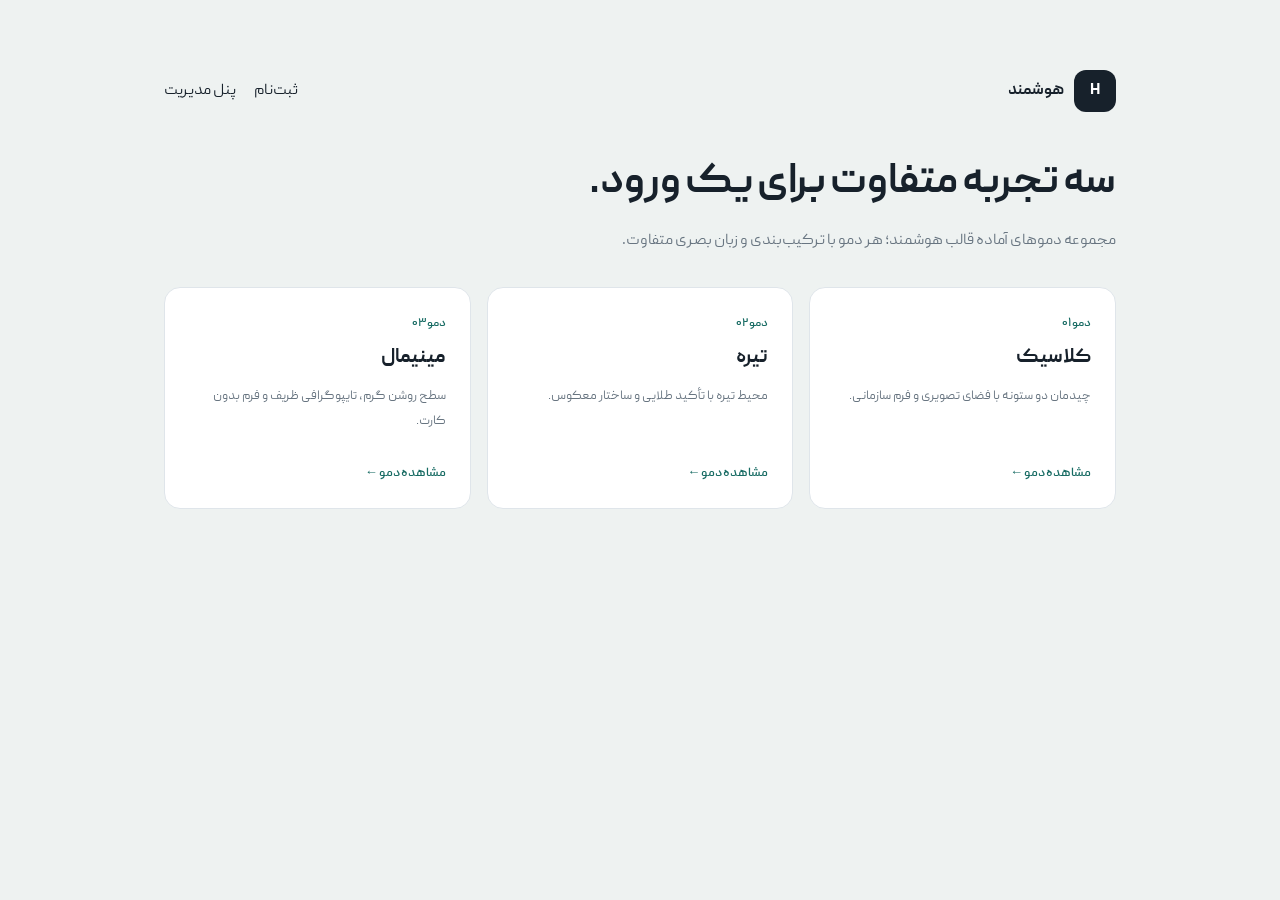
<file: index.html>
<!doctype html><html lang="fa" dir="rtl"><head><meta charset="utf-8"><meta name="viewport" content="width=device-width,initial-scale=1"><title>هوشمند | مجموعه دموهای ورود</title><link rel="stylesheet" href="assets/hooshmand.css"><style>body{background:#eef2f1}.showcase{max-width:1000px;margin:auto;padding:70px 24px}.showcase header{display:flex;align-items:center;justify-content:space-between;margin-bottom:42px}.logo{display:flex;align-items:center;gap:10px;font-weight:700}.logo b{width:42px;height:42px;border-radius:12px;background:#17212b;color:#fff;display:grid;place-items:center}.intro h1{font-size:42px;margin:0 0 12px}.intro p{color:#687581;line-height:2;margin:0}.cards{display:grid;grid-template-columns:repeat(3,1fr);gap:16px;margin-top:30px}.demo-card{background:#fff;border:1px solid #dfe5ea;border-radius:16px;padding:24px}.demo-card .num{font-size:12px;color:#176b63;font-weight:600}.demo-card h2{font-size:20px;margin:10px 0}.demo-card p{color:#687581;font-size:13px;line-height:1.9;min-height:52px}.demo-card a{display:inline-block;margin-top:14px;color:#176b63;font-weight:600;font-size:13px}@media(max-width:750px){.cards{grid-template-columns:1fr}.intro h1{font-size:32px}.showcase{padding-top:40px}.showcase header{align-items:flex-start}}</style></head><body><main class="showcase"><header><div class="logo"><b>H</b><span>هوشمند</span></div><div style="display:flex;gap:18px;align-items:center"><a href="register.html">ثبت‌نام</a><a href="admin/index.html">پنل مدیریت</a></div></header><section class="intro"><h1>سه تجربه متفاوت برای یک ورود.</h1><p>مجموعه دموهای آماده قالب هوشمند؛ هر دمو با ترکیب‌بندی و زبان بصری متفاوت.</p></section><section class="cards"><article class="demo-card"><span class="num">دمو ۰۱</span><h2>کلاسیک</h2><p>چیدمان دو ستونه با فضای تصویری و فرم سازمانی.</p><a href="login.html">مشاهده دمو ←</a></article><article class="demo-card"><span class="num">دمو ۰۲</span><h2>تیره</h2><p>محیط تیره با تأکید طلایی و ساختار معکوس.</p><a href="login-dark.html">مشاهده دمو ←</a></article><article class="demo-card"><span class="num">دمو ۰۳</span><h2>مینیمال</h2><p>سطح روشن گرم، تایپوگرافی ظریف و فرم بدون کارت.</p><a href="login-minimal.html">مشاهده دمو ←</a></article></section></main></body></html>
</file>
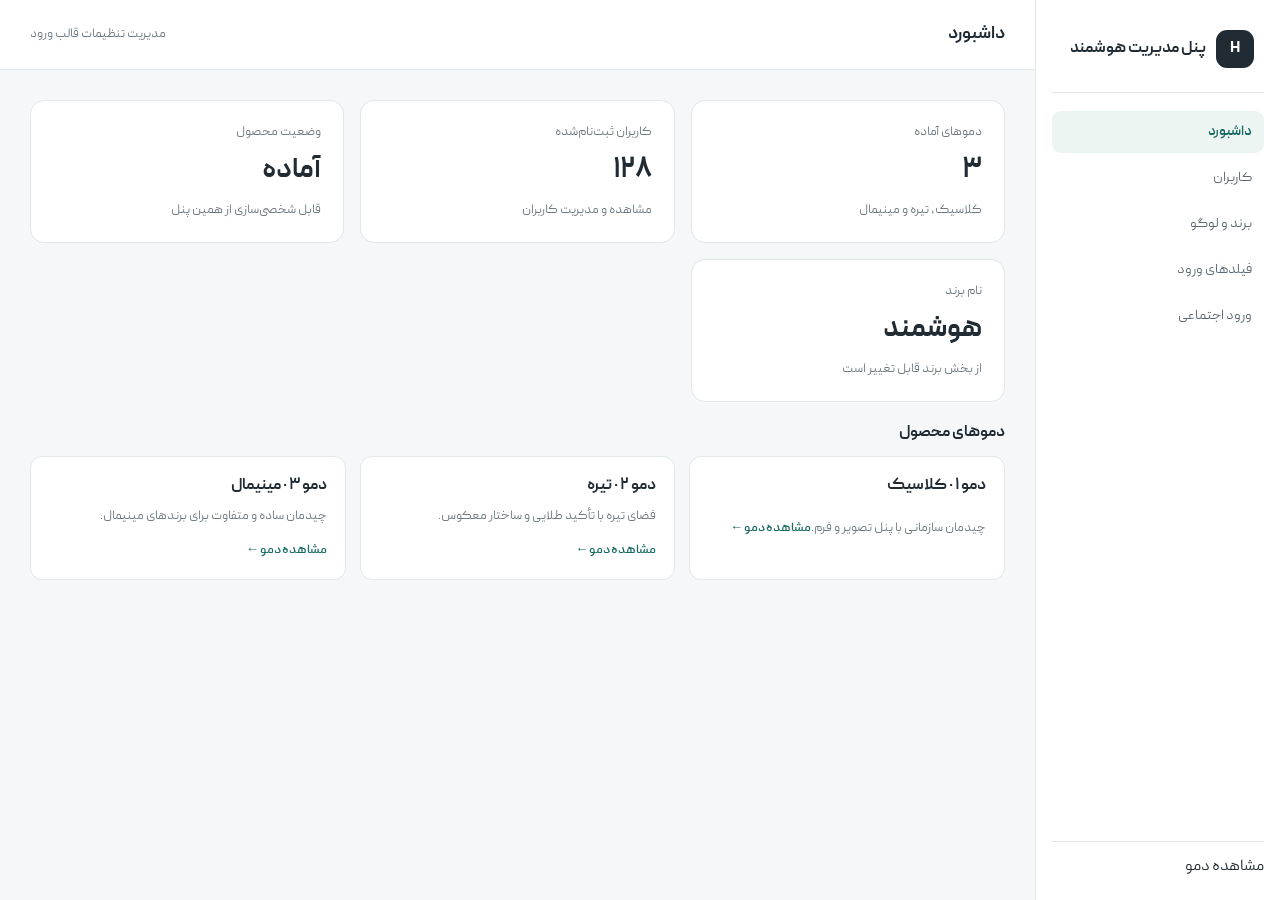
<file: admin/index.html>
<!doctype html><html lang="fa" dir="rtl"><head><meta charset="utf-8"><meta name="viewport" content="width=device-width,initial-scale=1"><title>داشبورد | هوشمند</title><link rel="stylesheet" href="../assets/hooshmand.css"><link rel="stylesheet" href="admin.css"></head><body><div class="layout"><aside class="side"><div class="brand-admin"><b>H</b><span>پنل مدیریت هوشمند</span></div><nav class="nav"><a class="active" href="index.html">داشبورد</a><a href="users.html">کاربران</a><a href="brand.html">برند و لوگو</a><a href="fields.html">فیلدهای ورود</a><a href="social.html">ورود اجتماعی</a></nav><div class="side-bottom"><a class="nav" href="../login.html">مشاهده دمو</a></div></aside><section class="main"><header class="top"><h1>داشبورد</h1><small>مدیریت تنظیمات قالب ورود</small></header><main class="content"><div class="grid"><div class="card"><div class="muted">دموهای آماده</div><div class="metric">۳</div><div class="muted">کلاسیک، تیره و مینیمال</div></div><div class="card"><div class="muted">کاربران ثبت‌نام‌شده</div><div class="metric">۱۲۸</div><div class="muted">مشاهده و مدیریت کاربران</div></div><div class="card"><div class="muted">وضعیت محصول</div><div class="metric">آماده</div><div class="muted">قابل شخصی‌سازی از همین پنل</div></div><div class="card"><div class="muted">نام برند</div><div class="metric" id="brandMetric">هوشمند</div><div class="muted">از بخش برند قابل تغییر است</div></div></div><div class="section"><h2>دموهای محصول</h2><div class="demo-grid"><div class="demo"><strong>دمو ۱ · کلاسیک</strong><span class="muted">چیدمان سازمانی با پنل تصویر و فرم.</span><a href="../login.html">مشاهده دمو ←</a></div><div class="demo"><strong>دمو ۲ · تیره</strong><span class="muted">فضای تیره با تأکید طلایی و ساختار معکوس.</span><a href="../login-dark.html">مشاهده دمو ←</a></div><div class="demo"><strong>دمو ۳ · مینیمال</strong><span class="muted">چیدمان ساده و متفاوت برای برندهای مینیمال.</span><a href="../login-minimal.html">مشاهده دمو ←</a></div></div></div></main></section></div><script>const s=JSON.parse(localStorage.getItem('hooshmand_settings')||'{}');document.getElementById('brandMetric').textContent=s.brandName||'هوشمند';</script></body></html>
</file>
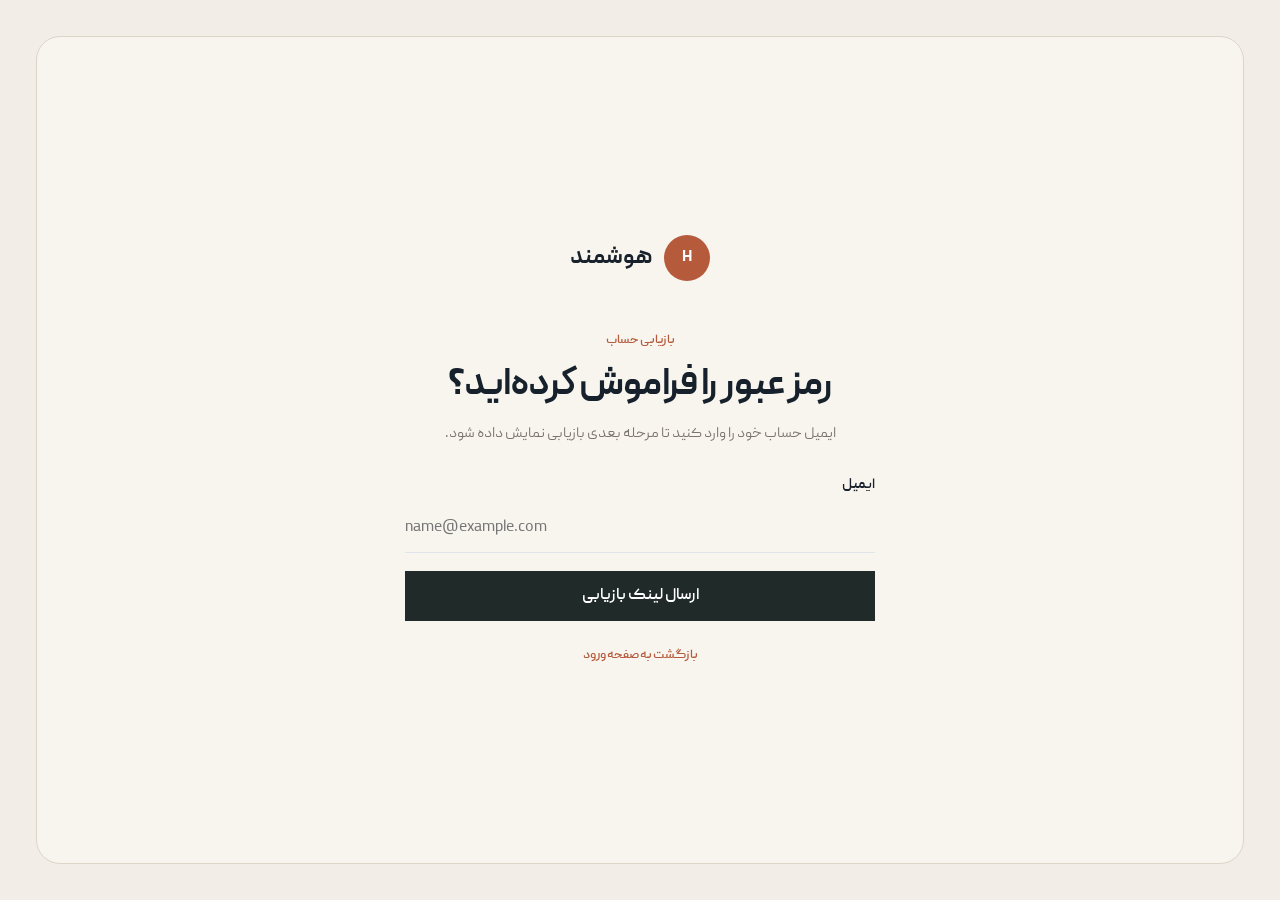
<file: forgot-password.html>
<!doctype html>
<html lang="fa" dir="rtl"><head><meta charset="utf-8"><meta name="viewport" content="width=device-width,initial-scale=1"><title>بازیابی رمز | هوشمند</title><link rel="stylesheet" href="assets/hooshmand.css"></head>
<body class="minimal-demo"><main class="auth-shell"><section class="auth-panel"><div class="auth-card">
<div class="brand"><div class="brand-badge">H</div><span class="brand-name">هوشمند</span></div>
<div class="eyebrow">بازیابی حساب</div><h2>رمز عبور را فراموش کرده‌اید؟</h2><p class="sub">ایمیل حساب خود را وارد کنید تا مرحله بعدی بازیابی نمایش داده شود.</p>
<form data-auth-form><div class="field"><div class="field-head"><label for="forgot-email">ایمیل</label></div><input id="forgot-email" class="control" type="email" dir="ltr" autocomplete="email" placeholder="name@example.com"></div>
<button class="primary" type="submit">ارسال لینک بازیابی</button><p class="hidden" data-form-note style="font-size:12px;color:#7c756d;line-height:1.9;margin:12px 0 0"></p></form>
<div class="foot-link"><a href="login.html">بازگشت به صفحه ورود</a></div>
</div></section></main><script src="assets/auth.js"></script></body></html>
</file>
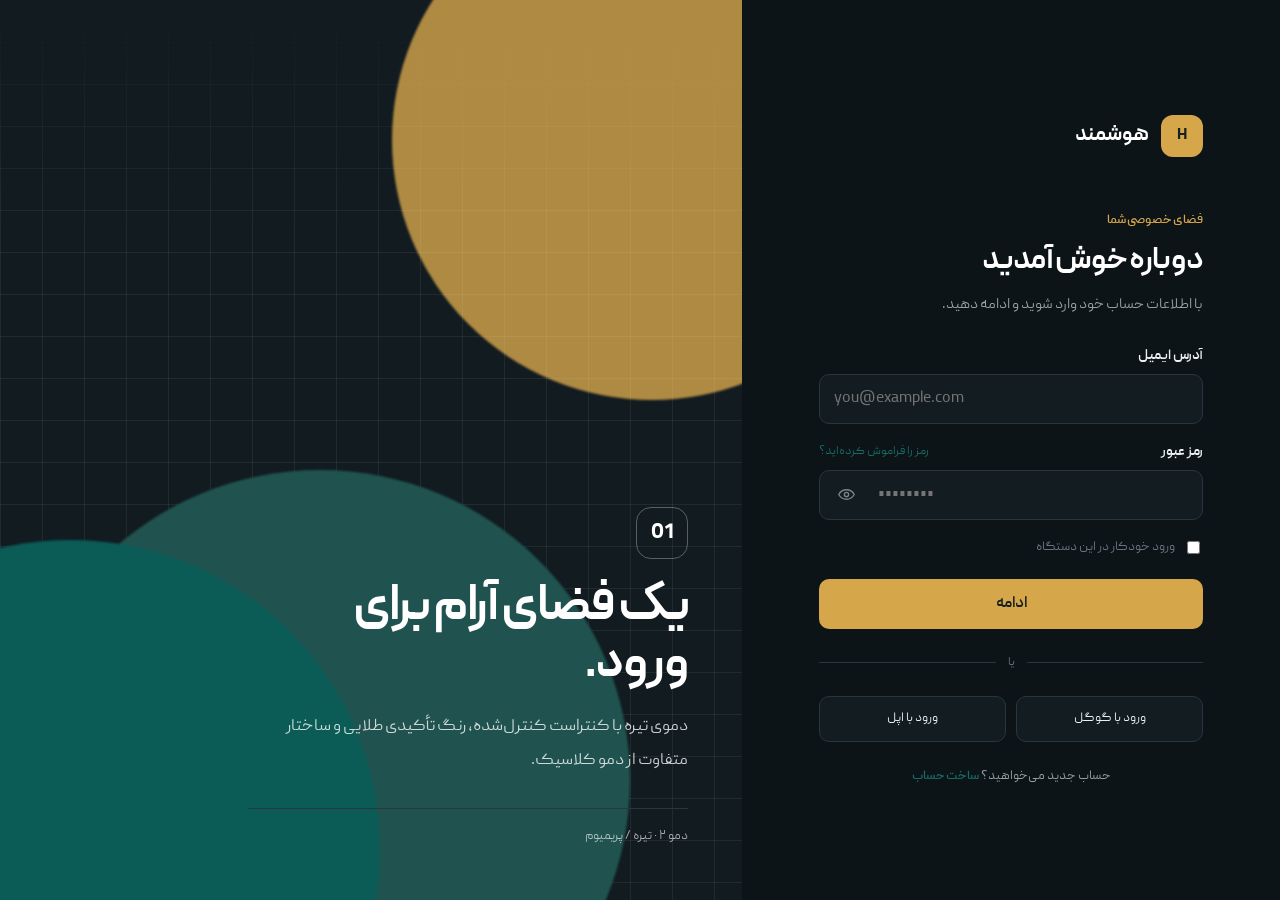
<file: login-dark.html>
<!doctype html><html lang="fa" dir="rtl"><head><meta charset="utf-8"><meta name="viewport" content="width=device-width,initial-scale=1"><title>ورود | هوشمند — دمو تیره</title><link rel="stylesheet" href="assets/hooshmand.css"></head><body class="dark-demo"><main class="auth-shell"><section class="auth-panel"><div class="auth-card"><div class="brand"><div class="brand-badge">H</div><span class="brand-name" data-brand>هوشمند</span></div><div class="eyebrow">فضای خصوصی شما</div><h2>دوباره خوش آمدید</h2><p class="sub">با اطلاعات حساب خود وارد شوید و ادامه دهید.</p><form data-auth-form><div class="field"><div class="field-head"><label for="dark-email">آدرس ایمیل</label></div><input id="dark-email" class="control" type="email" dir="ltr" placeholder="you@example.com"></div><div class="field"><div class="field-head"><label for="dark-password">رمز عبور</label><a href="forgot-password.html">رمز را فراموش کرده‌اید؟</a></div><div class="password-wrap"><input id="dark-password" class="control" type="password" dir="ltr" placeholder="••••••••"><button class="toggle-pass" type="button" data-toggle-password="dark-password" aria-label="نمایش رمز عبور" aria-pressed="false"><svg viewBox="0 0 24 24" aria-hidden="true"><path d="M2.2 12s3.4-6 9.8-6 9.8 6 9.8 6-3.4 6-9.8 6-9.8-6-9.8-6Z"/><circle cx="12" cy="12" r="2.7"/></svg></button></div></div><div class="check-row"><label class="check"><input type="checkbox"> ورود خودکار در این دستگاه</label></div><button class="primary" type="submit">ادامه</button><p class="hidden" data-form-note style="font-size:12px;color:#93a19f;line-height:1.9;margin:12px 0 0"></p></form><div class="divider">یا</div><div class="socials"><button class="social" data-social-demo type="button">ورود با گوگل</button><button class="social" data-social-demo type="button">ورود با اپل</button></div><div class="foot-link">حساب جدید می‌خواهید؟ <a href="register.html">ساخت حساب</a></div></div></section><section class="auth-art"><div class="art-grid"></div><div class="art-copy"><div class="art-mark">01</div><h1>یک فضای آرام برای ورود.</h1><p>دموی تیره با کنتراست کنترل‌شده، رنگ تأکیدی طلایی و ساختار متفاوت از دمو کلاسیک.</p><div class="art-note">دمو ۲ · تیره / پریمیوم</div></div></section></main><script src="assets/auth.js"></script></body></html>
</file>
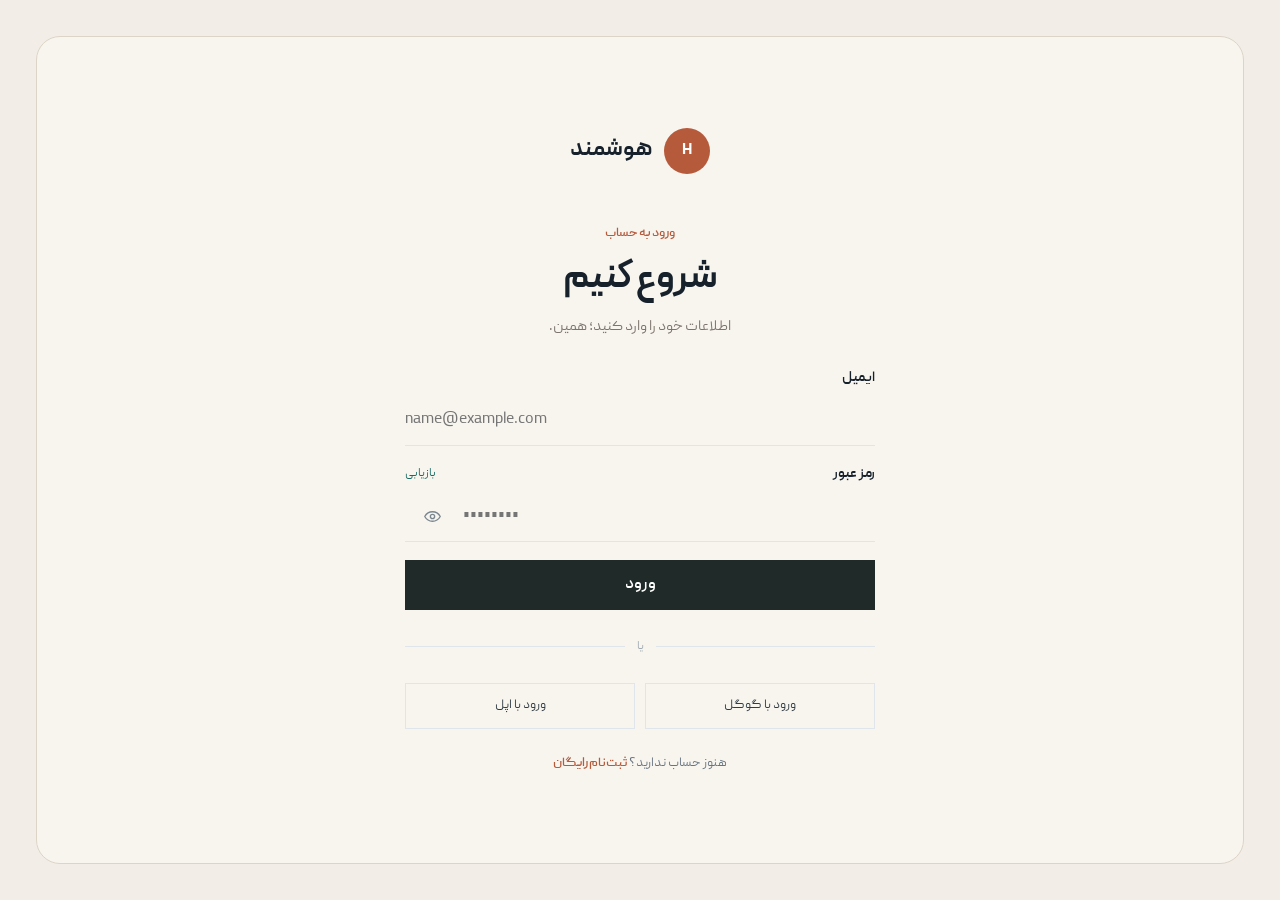
<file: login-minimal.html>
<!doctype html><html lang="fa" dir="rtl"><head><meta charset="utf-8"><meta name="viewport" content="width=device-width,initial-scale=1"><title>ورود | هوشمند — دمو مینیمال</title><link rel="stylesheet" href="assets/hooshmand.css"></head><body class="minimal-demo"><main class="auth-shell"><section class="auth-panel"><div class="auth-card"><div class="brand"><div class="brand-badge">H</div><span class="brand-name" data-brand>هوشمند</span></div><div class="eyebrow">ورود به حساب</div><h2>شروع کنیم</h2><p class="sub">اطلاعات خود را وارد کنید؛ همین.</p><form data-auth-form><div class="field"><div class="field-head"><label for="min-email">ایمیل</label></div><input id="min-email" class="control" type="email" dir="ltr" placeholder="name@example.com"></div><div class="field"><div class="field-head"><label for="min-password">رمز عبور</label><a href="forgot-password.html">بازیابی</a></div><div class="password-wrap"><input id="min-password" class="control" type="password" dir="ltr" placeholder="••••••••"><button class="toggle-pass" type="button" data-toggle-password="min-password" aria-label="نمایش رمز عبور" aria-pressed="false"><svg viewBox="0 0 24 24" aria-hidden="true"><path d="M2.2 12s3.4-6 9.8-6 9.8 6 9.8 6-3.4 6-9.8 6-9.8-6-9.8-6Z"/><circle cx="12" cy="12" r="2.7"/></svg></button></div></div><button class="primary" type="submit">ورود</button><p class="hidden" data-form-note style="font-size:12px;color:#7c756d;line-height:1.9;margin:12px 0 0"></p></form><div class="divider">یا</div><div class="socials"><button class="social" data-social-demo type="button">ورود با گوگل</button><button class="social" data-social-demo type="button">ورود با اپل</button></div><div class="foot-link">هنوز حساب ندارید؟ <a href="register.html">ثبت‌نام رایگان</a></div></div></section></main><script src="assets/auth.js"></script></body></html>
</file>
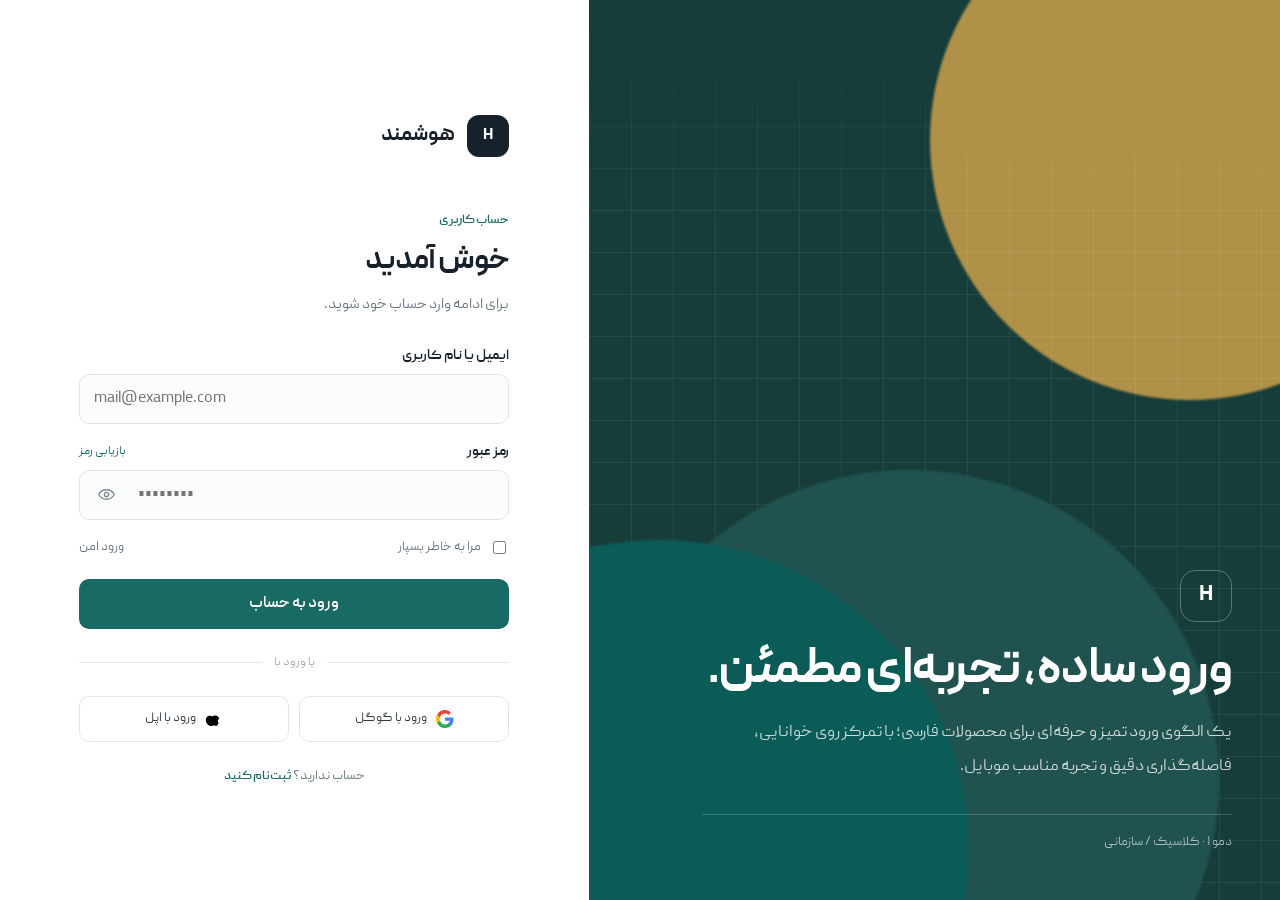
<file: login.html>
<!doctype html><html lang="fa" dir="rtl"><head><meta charset="utf-8"><meta name="viewport" content="width=device-width,initial-scale=1"><title>ورود | هوشمند — دمو کلاسیک</title><link rel="stylesheet" href="assets/hooshmand.css"></head><body><main class="auth-shell"><section class="auth-art"><div class="art-grid"></div><div class="art-copy"><div class="art-mark">H</div><h1>ورود ساده، تجربه‌ای مطمئن.</h1><p>یک الگوی ورود تمیز و حرفه‌ای برای محصولات فارسی؛ با تمرکز روی خوانایی، فاصله‌گذاری دقیق و تجربه مناسب موبایل.</p><div class="art-note">دمو ۱ · کلاسیک / سازمانی</div></div></section><section class="auth-panel"><div class="auth-card"><div class="brand"><div class="brand-badge">H</div><span class="brand-name" data-brand>هوشمند</span></div><div class="eyebrow">حساب کاربری</div><h2>خوش آمدید</h2><p class="sub">برای ادامه وارد حساب خود شوید.</p><form data-auth-form><div class="field"><div class="field-head"><label for="email">ایمیل یا نام کاربری</label></div><input id="email" class="control" type="text" dir="ltr" placeholder="mail@example.com" autocomplete="username"></div><div class="field"><div class="field-head"><label for="password">رمز عبور</label><a href="forgot-password.html">بازیابی رمز</a></div><div class="password-wrap"><input id="password" class="control" type="password" dir="ltr" placeholder="••••••••" autocomplete="current-password"><button class="toggle-pass" type="button" data-toggle-password="password" aria-label="نمایش رمز عبور" aria-pressed="false"><svg viewBox="0 0 24 24" aria-hidden="true"><path d="M2.2 12s3.4-6 9.8-6 9.8 6 9.8 6-3.4 6-9.8 6-9.8-6-9.8-6Z"/><circle cx="12" cy="12" r="2.7"/></svg></button></div></div><div class="check-row"><label class="check"><input type="checkbox"> مرا به خاطر بسپار</label><span>ورود امن</span></div><button class="primary" type="submit">ورود به حساب</button><p class="hidden" data-form-note style="font-size:12px;color:#687581;line-height:1.9;margin:12px 0 0"></p></form><div class="divider">یا ورود با</div><div class="socials"><button class="social" data-social-demo type="button"><svg viewBox="0 0 18 18"><path d="M17.6 9.2c0-.6-.1-1.2-.2-1.8H9v3.4h4.8a4.1 4.1 0 0 1-1.8 2.7v2.3h2.9c1.7-1.6 2.7-3.9 2.7-6.6z" fill="#4285F4"/><path d="M9 18c2.4 0 4.5-.8 6-2.2l-2.9-2.3c-.8.5-1.8.9-3 .9-2.3 0-4.3-1.6-5-3.7H1v2.3A9 9 0 0 0 9 18z" fill="#34A853"/><path d="M4 10.7A5.4 5.4 0 0 1 3.7 9c0-.6.1-1.2.3-1.7V5H1a9 9 0 0 0 0 8.1l3-2.4z" fill="#FBBC05"/><path d="M9 3.6c1.3 0 2.5.5 3.4 1.4L15 2.4C13.5.9 11.4 0 9 0A9 9 0 0 0 1 5l3 2.3c.7-2.1 2.7-3.7 5-3.7z" fill="#EA4335"/></svg>ورود با گوگل</button><button class="social" data-social-demo type="button"><svg viewBox="0 0 24 24"><path d="M16.4 21.4c-1.4 0-2.8-.9-4.2-.9-1.4 0-2.9.9-4.2.9s-2.6-.5-3.6-1.3C2.4 18.6 1 15.9 1 13.3c0-3.4 2.4-5.8 5.2-5.8 1.4 0 2.7.7 3.8.7 1.1 0 2.3-.8 3.9-.8 2.6 0 4.6 1.9 5.3 4.2-2.5 1.1-3 4-.9 5.7-.5 1.1-1.3 2.2-2 3.1z"/></svg>ورود با اپل</button></div><div class="foot-link">حساب ندارید؟ <a href="register.html">ثبت‌نام کنید</a></div></div></section></main><script src="assets/auth.js"></script></body></html>
</file>
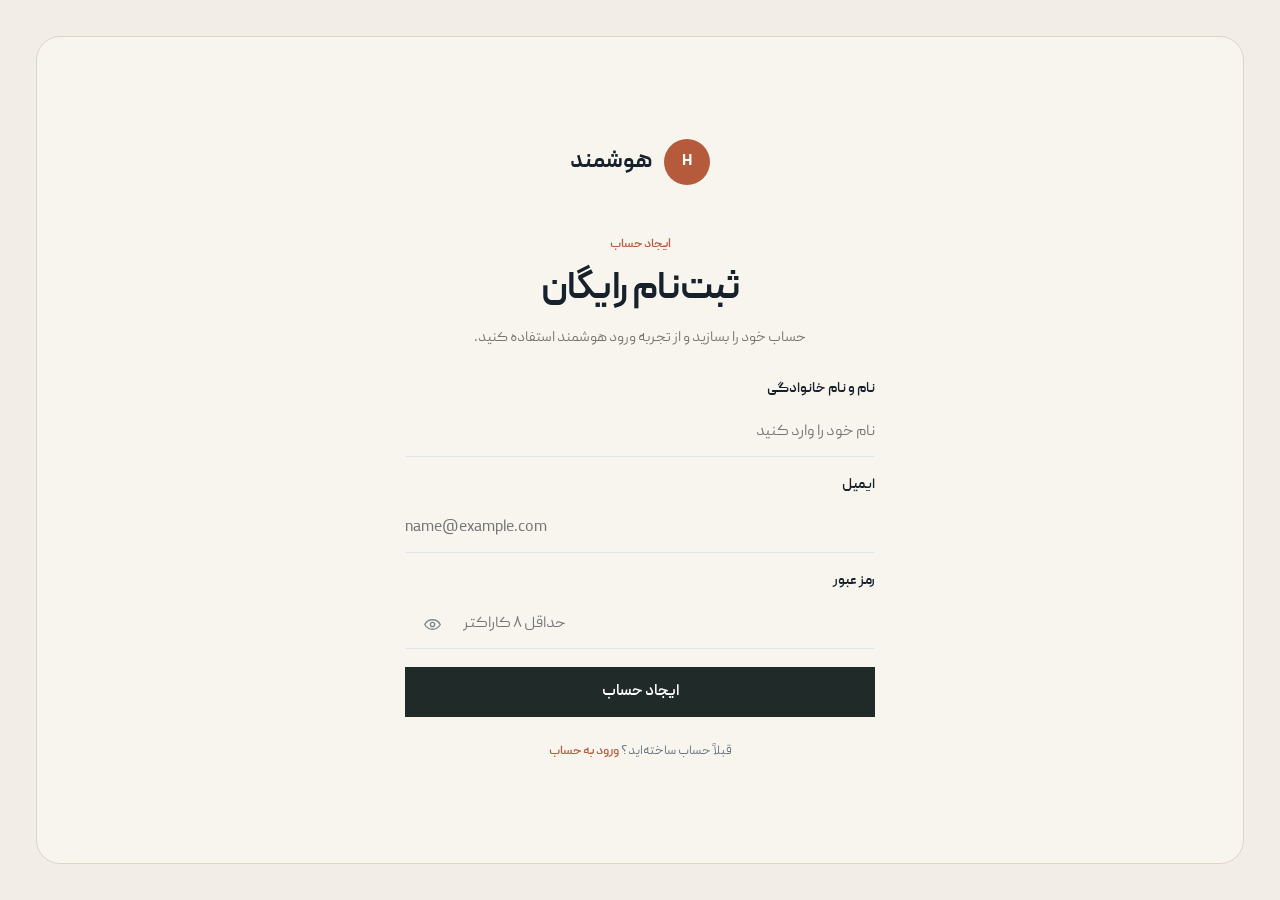
<file: register.html>
<!doctype html>
<html lang="fa" dir="rtl"><head><meta charset="utf-8"><meta name="viewport" content="width=device-width,initial-scale=1"><title>ثبت‌نام | هوشمند</title><link rel="stylesheet" href="assets/hooshmand.css"></head>
<body class="minimal-demo"><main class="auth-shell"><section class="auth-panel"><div class="auth-card">
<div class="brand"><div class="brand-badge">H</div><span class="brand-name">هوشمند</span></div>
<div class="eyebrow">ایجاد حساب</div><h2>ثبت‌نام رایگان</h2><p class="sub">حساب خود را بسازید و از تجربه ورود هوشمند استفاده کنید.</p>
<form data-auth-form><div class="field"><div class="field-head"><label for="reg-name">نام و نام خانوادگی</label></div><input id="reg-name" class="control" type="text" autocomplete="name" placeholder="نام خود را وارد کنید"></div>
<div class="field"><div class="field-head"><label for="reg-email">ایمیل</label></div><input id="reg-email" class="control" type="email" dir="ltr" autocomplete="email" placeholder="name@example.com"></div>
<div class="field"><div class="field-head"><label for="reg-password">رمز عبور</label></div><div class="password-wrap"><input id="reg-password" class="control" type="password" dir="ltr" autocomplete="new-password" placeholder="حداقل ۸ کاراکتر"><button class="toggle-pass" type="button" data-toggle-password="reg-password" aria-label="نمایش رمز عبور" aria-pressed="false"><svg viewBox="0 0 24 24" aria-hidden="true"><path d="M2.2 12s3.4-6 9.8-6 9.8 6 9.8 6-3.4 6-9.8 6-9.8-6-9.8-6Z"/><circle cx="12" cy="12" r="2.7"/></svg></button></div></div>
<button class="primary" type="submit">ایجاد حساب</button><p class="hidden" data-form-note style="font-size:12px;color:#7c756d;line-height:1.9;margin:12px 0 0"></p></form>
<div class="foot-link">قبلاً حساب ساخته‌اید؟ <a href="login.html">ورود به حساب</a></div>
</div></section></main><script src="assets/auth.js"></script></body></html>
</file>
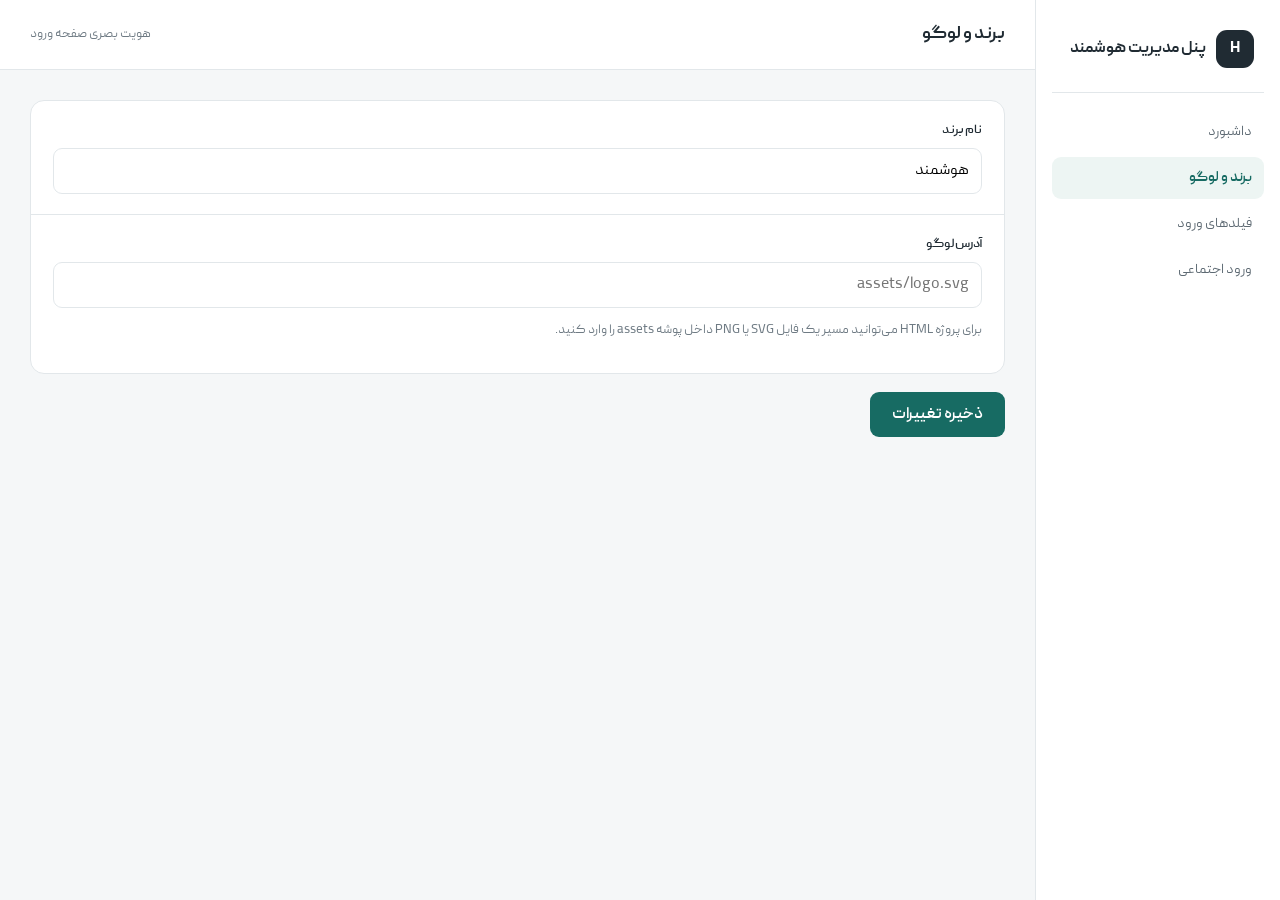
<file: admin/brand.html>
<!doctype html><html lang="fa" dir="rtl"><head><meta charset="utf-8"><meta name="viewport" content="width=device-width,initial-scale=1"><title>برند و لوگو | هوشمند</title><link rel="stylesheet" href="admin.css"></head><body><div class="layout"><aside class="side"><div class="brand-admin"><b>H</b><span>پنل مدیریت هوشمند</span></div><nav class="nav"><a href="index.html">داشبورد</a><a class="active" href="brand.html">برند و لوگو</a><a href="fields.html">فیلدهای ورود</a><a href="social.html">ورود اجتماعی</a></nav></aside><section class="main"><header class="top"><h1>برند و لوگو</h1><small>هویت بصری صفحه ورود</small></header><main class="content"><div class="form-card"><div class="field-block"><label for="brand">نام برند</label><input id="brand" class="input" value="هوشمند"></div><div class="field-block"><label for="logo">آدرس لوگو</label><input id="logo" class="input" placeholder="assets/logo.svg"><p class="muted">برای پروژه HTML می‌توانید مسیر یک فایل SVG یا PNG داخل پوشه assets را وارد کنید.</p></div></div><button class="save" onclick="saveBrand()">ذخیره تغییرات</button><div class="notice">تنظیمات با موفقیت ذخیره شد.</div></main></section></div><script>function saveBrand(){const s=JSON.parse(localStorage.getItem('hooshmand_settings')||'{}');s.brandName=document.getElementById('brand').value.trim()||'هوشمند';s.logo=document.getElementById('logo').value.trim();localStorage.setItem('hooshmand_settings',JSON.stringify(s));document.querySelector('.notice').style.display='block';setTimeout(()=>document.querySelector('.notice').style.display='none',2000)}const s=JSON.parse(localStorage.getItem('hooshmand_settings')||'{}');document.getElementById('brand').value=s.brandName||'هوشمند';document.getElementById('logo').value=s.logo||'';</script></body></html>
</file>
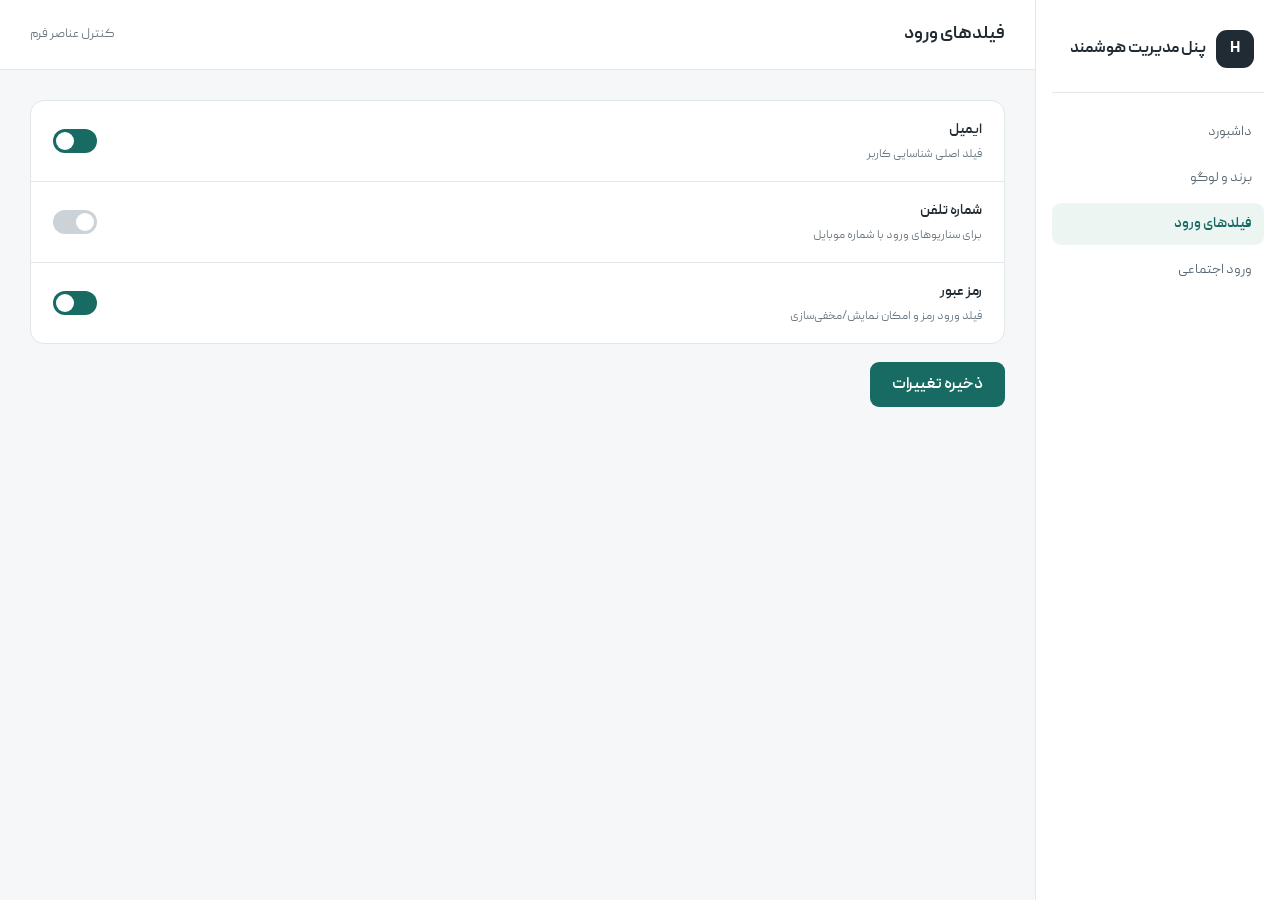
<file: admin/fields.html>
<!doctype html><html lang="fa" dir="rtl"><head><meta charset="utf-8"><meta name="viewport" content="width=device-width,initial-scale=1"><title>فیلدهای ورود | هوشمند</title><link rel="stylesheet" href="admin.css"></head><body><div class="layout"><aside class="side"><div class="brand-admin"><b>H</b><span>پنل مدیریت هوشمند</span></div><nav class="nav"><a href="index.html">داشبورد</a><a href="brand.html">برند و لوگو</a><a class="active" href="fields.html">فیلدهای ورود</a><a href="social.html">ورود اجتماعی</a></nav></aside><section class="main"><header class="top"><h1>فیلدهای ورود</h1><small>کنترل عناصر فرم</small></header><main class="content"><div class="form-card"><div class="form-row"><div><label>ایمیل</label><p>فیلد اصلی شناسایی کاربر</p></div><button class="toggle" id="email" onclick="flip('email')"></button></div><div class="form-row"><div><label>شماره تلفن</label><p>برای سناریوهای ورود با شماره موبایل</p></div><button class="toggle" id="phone" onclick="flip('phone')"></button></div><div class="form-row"><div><label>رمز عبور</label><p>فیلد ورود رمز و امکان نمایش/مخفی‌سازی</p></div><button class="toggle" id="password" onclick="flip('password')"></button></div></div><button class="save" onclick="saveFields()">ذخیره تغییرات</button><div class="notice">تنظیمات فیلدها ذخیره شد.</div></main></section></div><script>const s=JSON.parse(localStorage.getItem('hooshmand_settings')||'{}');s.fields=s.fields||{email:true,phone:false,password:true};function paint(){Object.keys(s.fields).forEach(k=>document.getElementById(k).classList.toggle('on',!!s.fields[k]))}function flip(k){s.fields[k]=!s.fields[k];paint()}function saveFields(){localStorage.setItem('hooshmand_settings',JSON.stringify(s));document.querySelector('.notice').style.display='block';setTimeout(()=>document.querySelector('.notice').style.display='none',2000)}paint();</script></body></html>
</file>
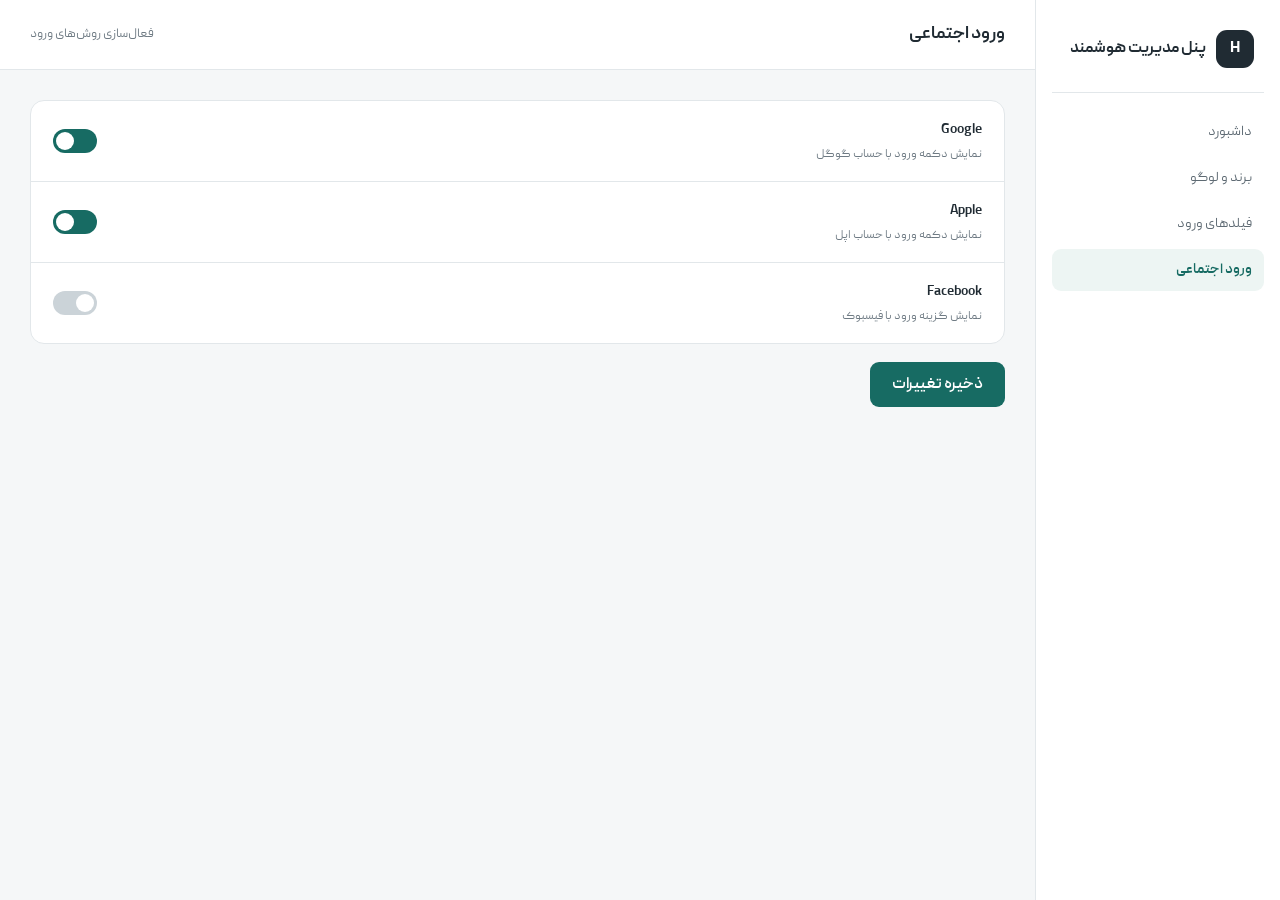
<file: admin/social.html>
<!doctype html><html lang="fa" dir="rtl"><head><meta charset="utf-8"><meta name="viewport" content="width=device-width,initial-scale=1"><title>ورود اجتماعی | هوشمند</title><link rel="stylesheet" href="admin.css"></head><body><div class="layout"><aside class="side"><div class="brand-admin"><b>H</b><span>پنل مدیریت هوشمند</span></div><nav class="nav"><a href="index.html">داشبورد</a><a href="brand.html">برند و لوگو</a><a href="fields.html">فیلدهای ورود</a><a class="active" href="social.html">ورود اجتماعی</a></nav></aside><section class="main"><header class="top"><h1>ورود اجتماعی</h1><small>فعال‌سازی روش‌های ورود</small></header><main class="content"><div class="form-card"><div class="form-row"><div><label>Google</label><p>نمایش دکمه ورود با حساب گوگل</p></div><button class="toggle" id="google" onclick="flip('google')"></button></div><div class="form-row"><div><label>Apple</label><p>نمایش دکمه ورود با حساب اپل</p></div><button class="toggle" id="apple" onclick="flip('apple')"></button></div><div class="form-row"><div><label>Facebook</label><p>نمایش گزینه ورود با فیسبوک</p></div><button class="toggle" id="facebook" onclick="flip('facebook')"></button></div></div><button class="save" onclick="saveSocial()">ذخیره تغییرات</button><div class="notice">تنظیمات ورود اجتماعی ذخیره شد.</div></main></section></div><script>const s=JSON.parse(localStorage.getItem('hooshmand_settings')||'{}');s.social=s.social||{google:true,apple:true,facebook:false};function paint(){Object.keys(s.social).forEach(k=>document.getElementById(k).classList.toggle('on',!!s.social[k]))}function flip(k){s.social[k]=!s.social[k];paint()}function saveSocial(){localStorage.setItem('hooshmand_settings',JSON.stringify(s));document.querySelector('.notice').style.display='block';setTimeout(()=>document.querySelector('.notice').style.display='none',2000)}paint();</script></body></html>
</file>
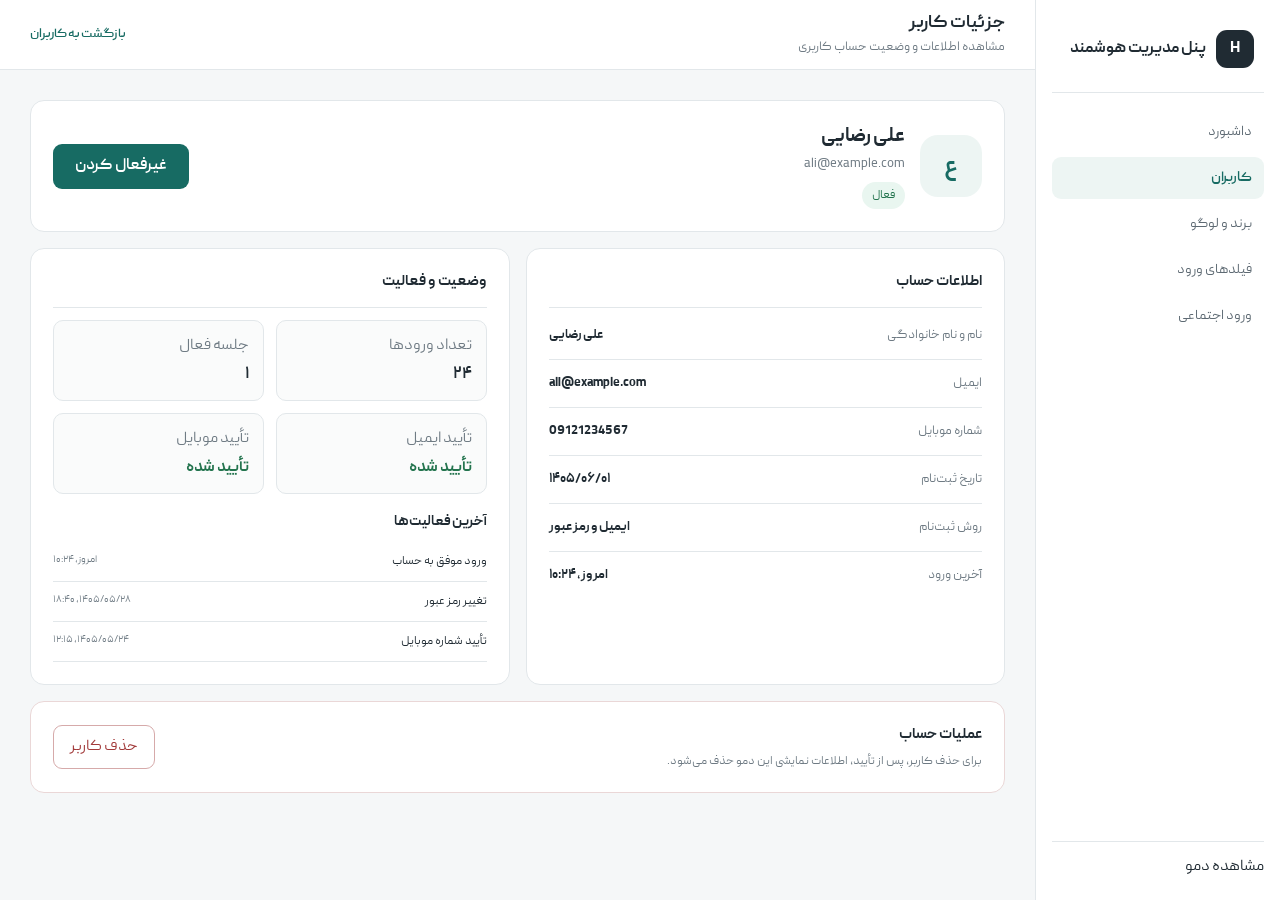
<file: admin/user-detail.html>
<!doctype html><html lang="fa" dir="rtl"><head><meta charset="utf-8"><meta name="viewport" content="width=device-width,initial-scale=1"><title>جزئیات کاربر | هوشمند</title><link rel="stylesheet" href="../assets/hooshmand.css"><link rel="stylesheet" href="admin.css"></head><body><div class="layout"><aside class="side"><div class="brand-admin"><b>H</b><span>پنل مدیریت هوشمند</span></div><nav class="nav"><a href="index.html">داشبورد</a><a class="active" href="users.html">کاربران</a><a href="brand.html">برند و لوگو</a><a href="fields.html">فیلدهای ورود</a><a href="social.html">ورود اجتماعی</a></nav><div class="side-bottom"><a class="nav" href="../login.html">مشاهده دمو</a></div></aside><section class="main"><header class="top"><div><h1>جزئیات کاربر</h1><small>مشاهده اطلاعات و وضعیت حساب کاربری</small></div><a class="back-link" href="users.html">بازگشت به کاربران</a></header><main class="content"><div class="profile-head card"><div class="profile-main"><span class="profile-avatar" id="avatar">ع</span><div><h2 id="name">علی رضایی</h2><p id="email">ali@example.com</p><span id="statusBadge" class="status active">فعال</span></div></div><button id="toggleBtn" class="save small-save" onclick="toggleAccount()">غیرفعال کردن</button></div><div class="detail-grid"><section class="card"><div class="card-title"><h2>اطلاعات حساب</h2></div><div class="info-list"><div><span>نام و نام خانوادگی</span><strong id="dName">علی رضایی</strong></div><div><span>ایمیل</span><strong id="dEmail">ali@example.com</strong></div><div><span>شماره موبایل</span><strong id="dPhone">09121234567</strong></div><div><span>تاریخ ثبت‌نام</span><strong id="dDate">۱۴۰۵/۰۶/۰۱</strong></div><div><span>روش ثبت‌نام</span><strong>ایمیل و رمز عبور</strong></div><div><span>آخرین ورود</span><strong>امروز، ۱۰:۲۴</strong></div></div></section><section class="card"><div class="card-title"><h2>وضعیت و فعالیت</h2></div><div class="activity-stat"><div><span>تعداد ورودها</span><strong>۲۴</strong></div><div><span>جلسه فعال</span><strong>۱</strong></div><div><span>تأیید ایمیل</span><strong class="ok">تأیید شده</strong></div><div><span>تأیید موبایل</span><strong class="ok">تأیید شده</strong></div></div><div class="history"><h3>آخرین فعالیت‌ها</h3><ul><li><span>ورود موفق به حساب</span><small>امروز، ۱۰:۲۴</small></li><li><span>تغییر رمز عبور</span><small>۱۴۰۵/۰۵/۲۸، ۱۸:۴۰</small></li><li><span>تأیید شماره موبایل</span><small>۱۴۰۵/۰۵/۲۴، ۱۲:۱۵</small></li></ul></div></section></div><div class="danger-zone card"><div><h2>عملیات حساب</h2><p>برای حذف کاربر، پس از تأیید، اطلاعات نمایشی این دمو حذف می‌شود.</p></div><button class="danger" onclick="deleteAccount()">حذف کاربر</button></div><div id="notice" class="notice-box"></div></main></section></div><script>
const saved=JSON.parse(localStorage.getItem('hooshmand_selected_user')||'null');
if(saved){document.getElementById('name').textContent=saved.name;document.getElementById('email').textContent=saved.email;document.getElementById('avatar').textContent=saved.name.charAt(0);document.getElementById('dName').textContent=saved.name;document.getElementById('dEmail').textContent=saved.email;document.getElementById('dPhone').textContent=saved.phone;document.getElementById('dDate').textContent=saved.date;}
let active=saved?saved.status==='active':true;
(function(){const b=document.getElementById('statusBadge'),btn=document.getElementById('toggleBtn');b.textContent=active?'فعال':'غیرفعال';b.className='status '+(active?'active':'inactive');btn.textContent=active?'غیرفعال کردن':'فعال کردن'})();
function toggleAccount(){active=!active;const b=document.getElementById('statusBadge'),btn=document.getElementById('toggleBtn');b.textContent=active?'فعال':'غیرفعال';b.className='status '+(active?'active':'inactive');btn.textContent=active?'غیرفعال کردن':'فعال کردن';show(active?'حساب کاربر فعال شد.':'حساب کاربر غیرفعال شد.')}
function deleteAccount(){if(confirm('آیا از حذف این کاربر مطمئن هستید؟')){show('کاربر در این نسخه نمایشی حذف شد.');setTimeout(()=>location.href='users.html',800)}}
function show(t){const n=document.getElementById('notice');n.textContent=t;n.style.display='block';setTimeout(()=>n.style.display='none',2400)}
</script></body></html>
</file>
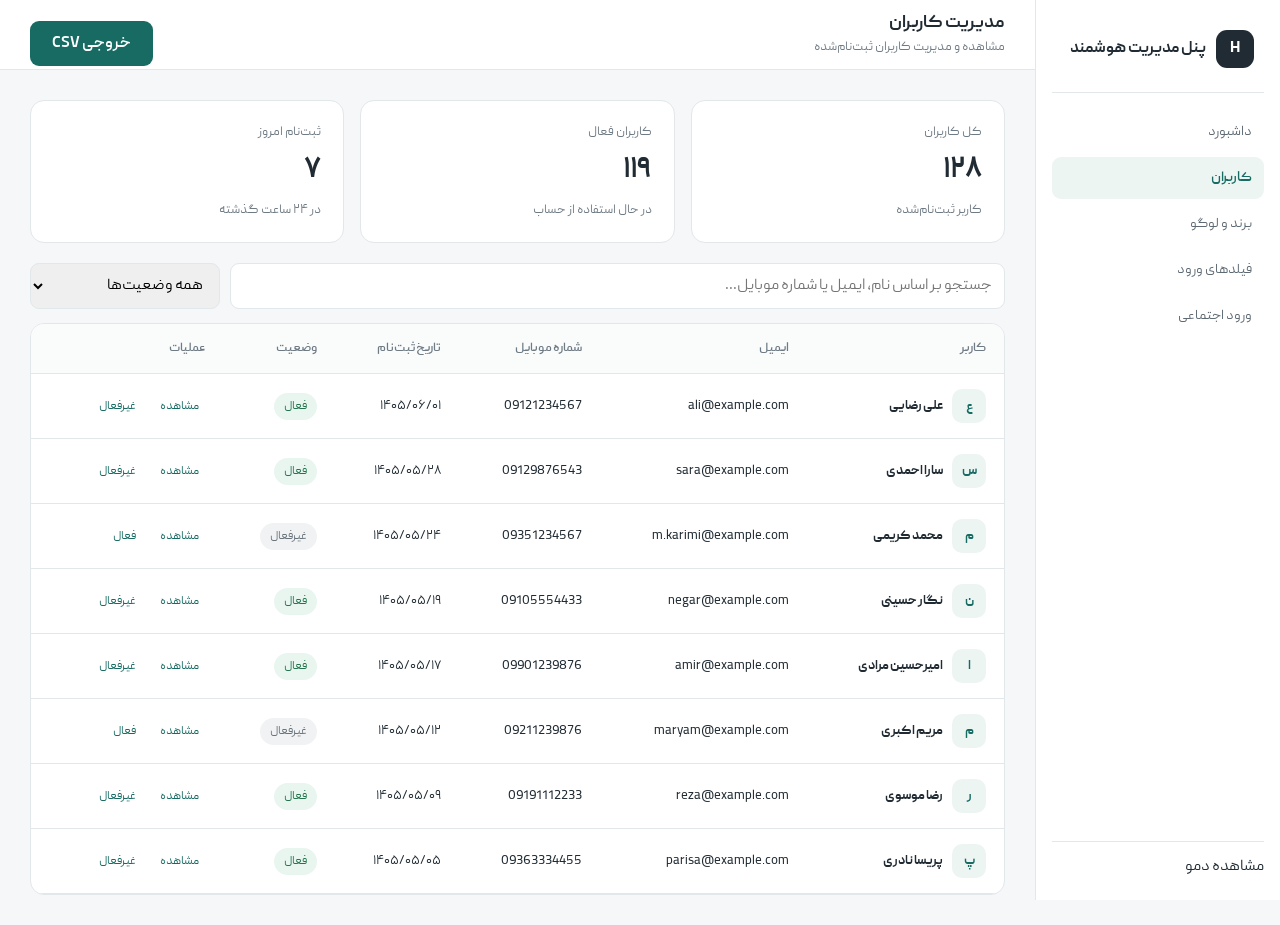
<file: admin/users.html>
<!doctype html><html lang="fa" dir="rtl"><head><meta charset="utf-8"><meta name="viewport" content="width=device-width,initial-scale=1"><title>مدیریت کاربران | هوشمند</title><link rel="stylesheet" href="../assets/hooshmand.css"><link rel="stylesheet" href="admin.css"></head><body><div class="layout"><aside class="side"><div class="brand-admin"><b>H</b><span>پنل مدیریت هوشمند</span></div><nav class="nav"><a href="index.html">داشبورد</a><a class="active" href="users.html">کاربران</a><a href="brand.html">برند و لوگو</a><a href="fields.html">فیلدهای ورود</a><a href="social.html">ورود اجتماعی</a></nav><div class="side-bottom"><a class="nav" href="../login.html">مشاهده دمو</a></div></aside><section class="main"><header class="top"><div><h1>مدیریت کاربران</h1><small>مشاهده و مدیریت کاربران ثبت‌نام‌شده</small></div><button class="save" onclick="exportUsers()">خروجی CSV</button></header><main class="content"><div class="grid"><div class="card"><div class="muted">کل کاربران</div><div class="metric" id="total">۱۲۸</div><div class="muted">کاربر ثبت‌نام‌شده</div></div><div class="card"><div class="muted">کاربران فعال</div><div class="metric" id="active">۱۱۹</div><div class="muted">در حال استفاده از حساب</div></div><div class="card"><div class="muted">ثبت‌نام امروز</div><div class="metric">۷</div><div class="muted">در ۲۴ ساعت گذشته</div></div></div><div class="section"><div class="toolbar"><input id="search" class="input search" placeholder="جستجو بر اساس نام، ایمیل یا شماره موبایل..." oninput="render()"><select id="status" class="input filter" onchange="render()"><option value="all">همه وضعیت‌ها</option><option value="active">فعال</option><option value="inactive">غیرفعال</option></select></div><div class="table-card"><div class="table-wrap"><table><thead><tr><th>کاربر</th><th>ایمیل</th><th>شماره موبایل</th><th>تاریخ ثبت‌نام</th><th>وضعیت</th><th>عملیات</th></tr></thead><tbody id="usersBody"></tbody></table></div><div id="empty" class="empty" style="display:none">کاربری با این مشخصات پیدا نشد.</div></div></div></main></section></div><script src="admin.js"></script><script>const demoUsers=[['علی رضایی','ali@example.com','09121234567','۱۴۰۵/۰۶/۰۱','active'],['سارا احمدی','sara@example.com','09129876543','۱۴۰۵/۰۵/۲۸','active'],['محمد کریمی','m.karimi@example.com','09351234567','۱۴۰۵/۰۵/۲۴','inactive'],['نگار حسینی','negar@example.com','09105554433','۱۴۰۵/۰۵/۱۹','active'],['امیرحسین مرادی','amir@example.com','09901239876','۱۴۰۵/۰۵/۱۷','active'],['مریم اکبری','maryam@example.com','09211239876','۱۴۰۵/۰۵/۱۲','inactive'],['رضا موسوی','reza@example.com','09191112233','۱۴۰۵/۰۵/۰۹','active'],['پریسا نادری','parisa@example.com','09363334455','۱۴۰۵/۰۵/۰۵','active']];
function render(){const q=document.getElementById('search').value.trim().toLowerCase(), st=document.getElementById('status').value;const rows=demoUsers.filter(u=>(st==='all'||u[4]===st)&&u.slice(0,3).join(' ').toLowerCase().includes(q));const body=document.getElementById('usersBody');body.innerHTML=rows.map((u,i)=>`<tr><td><div class="user-cell"><span class="avatar">${u[0][0]}</span><strong>${u[0]}</strong></div></td><td>${u[1]}</td><td>${u[2]}</td><td>${u[3]}</td><td><span class="status ${u[4]}">${u[4]==='active'?'فعال':'غیرفعال'}</span></td><td><button class="action" onclick="viewUser(${i})">مشاهده</button><button class="action" onclick="toggleUser(${i})">${u[4]==='active'?'غیرفعال':'فعال'}</button></td></tr>`).join('');document.getElementById('empty').style.display=rows.length?'none':'block'}
function viewUser(i){const u=demoUsers[i];localStorage.setItem('hooshmand_selected_user',JSON.stringify({name:u[0],email:u[1],phone:u[2],date:u[3],status:u[4]}));location.href='user-detail.html'}function toggleUser(i){demoUsers[i][4]=demoUsers[i][4]==='active'?'inactive':'active';render()}function exportUsers(){const csv='نام,ایمیل,موبایل,تاریخ ثبت‌نام,وضعیت\n'+demoUsers.map(u=>u.join(',')).join('\n');const a=document.createElement('a');a.href=URL.createObjectURL(new Blob(['\ufeff'+csv],{type:'text/csv;charset=utf-8'}));a.download='hooshmand-users.csv';a.click();}render();</script></body></html>
</file>
<file: assets/hooshmand.css>
@font-face{font-family:Peyda;src:url('../fonts/Peyda-Thin.ttf') format('truetype');font-weight:100;font-style:normal;font-display:swap}
@font-face{font-family:Peyda;src:url('../fonts/peyda-extralight.ttf') format('truetype');font-weight:200;font-style:normal;font-display:swap}
@font-face{font-family:Peyda;src:url('../fonts/peyda-light.ttf') format('truetype');font-weight:300;font-style:normal;font-display:swap}
@font-face{font-family:Peyda;src:url('../fonts/Peyda-Regular.ttf') format('truetype');font-weight:400;font-style:normal;font-display:swap}
@font-face{font-family:Peyda;src:url('../fonts/Peyda-Medium.ttf') format('truetype');font-weight:500;font-style:normal;font-display:swap}
@font-face{font-family:Peyda;src:url('../fonts/Peyda-SemiBold.ttf') format('truetype');font-weight:600;font-style:normal;font-display:swap}
@font-face{font-family:Peyda;src:url('../fonts/Peyda-Bold.ttf') format('truetype');font-weight:700;font-style:normal;font-display:swap}
@font-face{font-family:Peyda;src:url('../fonts/Peyda-ExtraBold.ttf') format('truetype');font-weight:800;font-style:normal;font-display:swap}
@font-face{font-family:Peyda;src:url('../fonts/Peyda-Black.ttf') format('truetype');font-weight:900;font-style:normal;font-display:swap}
:root{--ink:#17212b;--muted:#687581;--line:#dfe5ea;--paper:#fff;--soft:#f4f7f8;--accent:#176b63;--accent2:#d6a64b;--danger:#b94a48}
*{box-sizing:border-box}html,body{margin:0;min-height:100%;font-family:Peyda,Tahoma,sans-serif}body{color:var(--ink);background:#f4f6f5;-webkit-font-smoothing:antialiased}button,input{font:inherit}button{cursor:pointer}a{text-decoration:none;color:inherit}.hidden{display:none!important}
.auth-shell{min-height:100vh;display:grid;grid-template-columns:1.08fr .92fr}.auth-art{position:relative;overflow:hidden;min-height:100vh;background:#163d3a;color:#fff;padding:48px;display:flex;align-items:flex-end}.auth-art:before,.auth-art:after{content:"";position:absolute;border-radius:50%;filter:blur(1px)}.auth-art:before{width:520px;height:520px;right:-170px;top:-120px;background:#d6a64b;opacity:.8}.auth-art:after{width:620px;height:620px;left:-240px;bottom:-260px;background:#0b5b57;box-shadow:250px -70px 0 0 #20534f}.art-grid{position:absolute;inset:0;background-image:linear-gradient(rgba(255,255,255,.07) 1px,transparent 1px),linear-gradient(90deg,rgba(255,255,255,.07) 1px,transparent 1px);background-size:42px 42px;mask-image:linear-gradient(to bottom,transparent 0,#000 25%,#000 100%)}.art-copy{position:relative;z-index:2;max-width:530px}.art-mark{display:inline-flex;width:52px;height:52px;border:1px solid rgba(255,255,255,.3);border-radius:15px;align-items:center;justify-content:center;font-weight:700;font-size:22px;margin-bottom:22px}.art-copy h1{font-size:clamp(34px,4vw,62px);line-height:1.1;margin:0 0 16px;letter-spacing:-1.5px}.art-copy p{font-size:17px;line-height:2;color:rgba(255,255,255,.78);margin:0}.art-note{margin-top:30px;padding-top:18px;border-top:1px solid rgba(255,255,255,.18);font-size:13px;color:rgba(255,255,255,.62)}
.auth-panel{background:#fff;display:flex;align-items:center;padding:42px clamp(24px,6vw,92px)}.auth-card{width:100%;max-width:430px;margin:auto}.brand{display:flex;align-items:center;gap:12px;margin-bottom:54px}.brand-badge{width:42px;height:42px;border-radius:12px;background:var(--ink);color:#fff;display:grid;place-items:center;font-weight:700}.brand-name{font-size:21px;font-weight:700}.eyebrow{font-size:13px;color:var(--accent);font-weight:600;margin-bottom:10px}.auth-card h2{font-size:31px;margin:0 0 10px;letter-spacing:-.7px}.sub{color:var(--muted);margin:0 0 30px;font-size:15px}.field{margin-bottom:18px}.field-head{display:flex;justify-content:space-between;align-items:center;margin-bottom:8px}.field label{font-size:14px;font-weight:600}.field a{font-size:12px;color:var(--accent)}.control{width:100%;height:50px;border:1px solid var(--line);border-radius:10px;background:#fbfcfc;padding:0 14px;color:var(--ink);outline:0;transition:.18s}.control:focus{border-color:var(--accent);box-shadow:0 0 0 4px rgba(23,107,99,.1);background:#fff}.password-wrap{position:relative}.password-wrap .control{padding-left:58px}.toggle-pass{position:absolute;left:9px;top:50%;transform:translateY(-50%);width:36px;height:36px;padding:0;border:1px solid transparent;border-radius:9px;background:transparent;color:#7b8790;display:grid;place-items:center;cursor:pointer;z-index:2;transition:background .18s,border-color .18s,color .18s}.toggle-pass svg{width:19px;height:19px;fill:none;stroke:currentColor;stroke-width:1.7;stroke-linecap:round;stroke-linejoin:round}.toggle-pass:hover{background:#f2f5f4;border-color:var(--line);color:var(--ink)}.toggle-pass:focus-visible{outline:3px solid rgba(23,107,99,.16);outline-offset:1px}.toggle-pass.is-visible{color:var(--accent);background:#eef7f5;border-color:#cde3df}.check-row{display:flex;justify-content:space-between;align-items:center;margin:8px 0 22px;font-size:13px;color:var(--muted)}.check{display:flex;gap:8px;align-items:center}.check input{accent-color:var(--accent)}.primary{width:100%;height:50px;border:0;border-radius:10px;background:var(--accent);color:#fff;font-weight:600;transition:.18s}.primary:hover{transform:translateY(-1px);box-shadow:0 8px 18px rgba(23,107,99,.18)}.divider{display:flex;align-items:center;gap:12px;color:#a1aab1;font-size:12px;margin:25px 0}.divider:before,.divider:after{content:"";height:1px;background:var(--line);flex:1}.socials{display:grid;grid-template-columns:1fr 1fr;gap:10px}.social{height:46px;border:1px solid var(--line);border-radius:10px;background:#fff;display:flex;align-items:center;justify-content:center;gap:9px;color:#313c45;font-size:13px}.social:hover{background:#f8faf9}.social svg{width:18px;height:18px}.foot-link{text-align:center;margin-top:25px;color:var(--muted);font-size:13px}.foot-link a{color:var(--accent);font-weight:600}
/* Demo 2 */.dark-demo{background:#0d1418;color:#e9f0ef}.dark-demo .auth-shell{grid-template-columns:.84fr 1.16fr}.dark-demo .auth-art{order:2;background:#111b20;padding:54px}.dark-demo .auth-panel{order:1;background:#0d1418}.dark-demo .auth-card{max-width:500px}.dark-demo .brand-badge{background:#d6a64b;color:#16201f}.dark-demo .brand-name{color:#fff}.dark-demo .eyebrow{color:#d6a64b}.dark-demo .auth-card h2{color:#fff}.dark-demo .sub,.dark-demo .foot-link{color:#93a19f}.dark-demo .control{background:#121c21;border-color:#29363d;color:#fff}.dark-demo .control:focus{border-color:#d6a64b;box-shadow:0 0 0 4px rgba(214,166,75,.1)}.dark-demo .primary{background:#d6a64b;color:#17201f}.dark-demo .social{background:#121c21;border-color:#29363d;color:#e9f0ef}.dark-demo .divider{color:#66747b}.dark-demo .divider:before,.dark-demo .divider:after{background:#29363d}.dark-demo .art-copy h1{max-width:430px}.dark-demo .art-copy p{max-width:440px}.dark-demo .art-note{border-color:#29363d}
/* Demo 3 */.minimal-demo{background:#f2eee7}.minimal-demo .auth-shell{display:block;min-height:100vh;padding:36px}.minimal-demo .auth-art{display:none}.minimal-demo .auth-panel{min-height:calc(100vh - 72px);border:1px solid #ddd4c8;border-radius:24px;background:#f8f5ef;align-items:center;padding:48px}.minimal-demo .auth-card{max-width:470px}.minimal-demo .brand{justify-content:center;margin-bottom:50px}.minimal-demo .brand-badge{background:#b65a3c;border-radius:50%;width:46px;height:46px}.minimal-demo .brand-name{font-family:Peyda,Tahoma,sans-serif;font-size:23px;font-weight:700}.minimal-demo .eyebrow{color:#b65a3c;text-align:center}.minimal-demo .auth-card h2{text-align:center;font-family:Peyda,Tahoma,sans-serif;font-weight:700;font-size:38px}.minimal-demo .sub{text-align:center;color:#7c756d}.minimal-demo .control{border-radius:0;border-width:0 0 1px;background:transparent;padding-right:0;padding-left:0}.minimal-demo .password-wrap .control{padding-left:58px}.minimal-demo .control:focus{box-shadow:none;border-color:#b65a3c}.minimal-demo .primary{border-radius:0;background:#202b29}.minimal-demo .social{border-radius:0;background:transparent}.minimal-demo .divider{margin:28px 0}.minimal-demo .foot-link a{color:#b65a3c}
@media(max-width:860px){.auth-shell,.dark-demo .auth-shell{display:block}.auth-art{display:none}.auth-panel{min-height:100vh;padding:28px 20px}.minimal-demo .auth-shell{padding:12px}.minimal-demo .auth-panel{min-height:calc(100vh - 24px);padding:28px 20px;border-radius:18px}.socials{grid-template-columns:1fr}.brand{margin-bottom:38px}.auth-card h2{font-size:28px}}

.minimal-demo .password-wrap{position:relative}.minimal-demo .password-wrap .toggle-pass{position:absolute;left:9px;right:auto;top:50%;transform:translateY(-50%);width:36px;height:36px;z-index:3}.minimal-demo .password-wrap .control{padding-left:58px!important;padding-right:0!important}
</file>
<file: admin/admin.css>
:root{--ink:#202b33;--muted:#6f7b84;--line:#e2e7ea;--paper:#fff;--bg:#f5f7f8;--accent:#176b63}*{box-sizing:border-box}body{margin:0;background:var(--bg);color:var(--ink);font-family:Peyda,Tahoma,sans-serif}button,input,select{font:inherit}a{text-decoration:none;color:inherit}.layout{min-height:100vh;display:flex}.side{width:245px;position:fixed;right:0;top:0;bottom:0;background:#fff;border-left:1px solid var(--line);padding:22px 16px;display:flex;flex-direction:column}.brand-admin{display:flex;align-items:center;gap:10px;padding:8px 10px 24px;border-bottom:1px solid var(--line);margin-bottom:18px}.brand-admin b{width:38px;height:38px;border-radius:11px;background:var(--ink);color:#fff;display:grid;place-items:center}.brand-admin span{font-weight:700}.nav a{display:block;padding:11px 12px;border-radius:9px;color:#5e6a73;font-size:14px;margin-bottom:4px}.nav a:hover,.nav a.active{background:#edf5f3;color:var(--accent);font-weight:600}.side-bottom{margin-top:auto;border-top:1px solid var(--line);padding-top:14px}.main{width:calc(100% - 245px);margin-right:245px}.top{height:70px;background:#fff;border-bottom:1px solid var(--line);display:flex;align-items:center;justify-content:space-between;padding:0 30px}.top h1{font-size:18px;margin:0}.top small{color:var(--muted)}.content{padding:30px;max-width:1100px}.grid{display:grid;grid-template-columns:repeat(3,1fr);gap:16px}.card{background:#fff;border:1px solid var(--line);border-radius:14px;padding:22px}.metric{font-size:28px;font-weight:700;margin:10px 0}.muted{color:var(--muted);font-size:13px}.section{margin-top:20px}.section h2{font-size:16px;margin:0 0 12px}.demo-grid{display:grid;grid-template-columns:repeat(3,1fr);gap:14px}.demo{border:1px solid var(--line);border-radius:12px;padding:18px;background:#fff}.demo strong{display:block;margin-bottom:8px}.demo a{display:inline-block;margin-top:14px;color:var(--accent);font-size:13px;font-weight:600}.form-card{background:#fff;border:1px solid var(--line);border-radius:14px;overflow:hidden}.form-row{display:flex;align-items:center;justify-content:space-between;padding:18px 22px;border-bottom:1px solid var(--line)}.form-row:last-child{border-bottom:0}.form-row label{font-weight:600;font-size:14px}.form-row p{margin:5px 0 0;color:var(--muted);font-size:12px}.toggle{width:44px;height:24px;border-radius:20px;background:#cbd3d8;position:relative;border:0}.toggle:after{content:"";width:18px;height:18px;border-radius:50%;background:#fff;position:absolute;top:3px;right:3px;transition:.2s}.toggle.on{background:var(--accent)}.toggle.on:after{right:23px}.input{width:100%;height:46px;border:1px solid var(--line);border-radius:9px;padding:0 12px;outline:0}.input:focus{border-color:var(--accent);box-shadow:0 0 0 3px rgba(23,107,99,.08)}.field-block{padding:20px 22px;border-bottom:1px solid var(--line)}.field-block:last-child{border-bottom:0}.field-block label{display:block;font-size:13px;font-weight:600;margin-bottom:8px}.save{margin-top:18px;height:45px;padding:0 22px;border:0;border-radius:9px;background:var(--accent);color:#fff;font-weight:600}.notice{display:none;margin-top:12px;color:var(--accent);font-size:13px}.mobile-note{display:none}@media(max-width:850px){.side{position:static;width:100%;height:auto;border-left:0;border-bottom:1px solid var(--line)}.layout{display:block}.main{width:100%;margin:0}.nav{display:flex;overflow:auto}.nav a{white-space:nowrap}.side-bottom{display:none}.content{padding:18px}.top{padding:0 18px}.grid,.demo-grid{grid-template-columns:1fr}.mobile-note{display:block;color:var(--muted);font-size:12px;margin-top:10px}}
@font-face{font-family:Peyda;src:url('../fonts/Peyda-Regular.ttf') format('truetype');font-weight:400;font-display:swap}@font-face{font-family:Peyda;src:url('../fonts/Peyda-SemiBold.ttf') format('truetype');font-weight:600;font-display:swap}@font-face{font-family:Peyda;src:url('../fonts/Peyda-Bold.ttf') format('truetype');font-weight:700;font-display:swap}
.toolbar{display:flex;gap:10px;margin-bottom:14px}.search{flex:1}.filter{width:190px}.table-card{background:#fff;border:1px solid var(--line);border-radius:14px;overflow:hidden}.table-wrap{overflow:auto}table{width:100%;border-collapse:collapse;min-width:850px}th,td{text-align:right;padding:15px 18px;border-bottom:1px solid var(--line);font-size:13px;white-space:nowrap}th{background:#fafbfb;color:var(--muted);font-weight:600}tbody tr:hover{background:#fbfcfc}.user-cell{display:flex;align-items:center;gap:9px}.avatar{width:34px;height:34px;border-radius:10px;background:#edf5f3;color:var(--accent);display:grid;place-items:center;font-weight:700}.status{display:inline-flex;padding:5px 10px;border-radius:20px;font-size:12px}.status.active{background:#e9f6f0;color:#23744e}.status.inactive{background:#f1f2f3;color:#68737b}.action{background:none;border:0;color:var(--accent);font:inherit;font-size:12px;cursor:pointer;margin-left:12px}.action:hover{text-decoration:underline}.empty{padding:35px;text-align:center;color:var(--muted)}@media(max-width:650px){.toolbar{flex-direction:column}.filter{width:100%}.top .save{margin-right:10px;padding:0 12px}}
.back-link{color:var(--accent);font-size:13px;font-weight:600}.profile-head{display:flex;align-items:center;justify-content:space-between}.profile-main{display:flex;align-items:center;gap:15px}.profile-main h2{margin:0 0 4px;font-size:20px}.profile-main p{margin:0 0 8px;color:var(--muted);font-size:13px}.profile-avatar{width:62px;height:62px;border-radius:18px;background:#edf5f3;color:var(--accent);display:grid;place-items:center;font-size:24px;font-weight:700}.small-save{margin:0}.detail-grid{display:grid;grid-template-columns:1fr 1fr;gap:16px;margin-top:16px}.card-title{border-bottom:1px solid var(--line);padding-bottom:14px;margin-bottom:4px}.card-title h2,.danger-zone h2{font-size:15px;margin:0}.info-list>div{display:flex;justify-content:space-between;gap:20px;padding:14px 0;border-bottom:1px solid var(--line);font-size:13px}.info-list>div:last-child{border-bottom:0}.info-list span,.activity-stat span{color:var(--muted)}.activity-stat{display:grid;grid-template-columns:1fr 1fr;gap:12px;margin-top:12px}.activity-stat>div{background:#fafbfb;border:1px solid var(--line);border-radius:10px;padding:14px;display:flex;flex-direction:column;gap:7px}.activity-stat strong{font-size:16px}.ok{color:#23744e}.history{margin-top:18px}.history h3{font-size:14px;margin:0 0 10px}.history ul{list-style:none;padding:0;margin:0}.history li{display:flex;justify-content:space-between;padding:11px 0;border-bottom:1px solid var(--line);font-size:12px}.history small{color:var(--muted)}.danger-zone{margin-top:16px;display:flex;align-items:center;justify-content:space-between;border-color:#ead7d7}.danger-zone p{margin:7px 0 0;color:var(--muted);font-size:12px}.danger{border:1px solid #d6aaaa;background:#fff;color:#a23a3a;border-radius:9px;padding:10px 16px;font:inherit;cursor:pointer}.notice-box{display:none;margin-top:12px;padding:12px 15px;border-radius:9px;background:#e9f6f0;color:#23744e;font-size:13px}@media(max-width:750px){.detail-grid{grid-template-columns:1fr}.profile-head,.danger-zone{align-items:flex-start;gap:14px;flex-direction:column}.activity-stat{grid-template-columns:1fr 1fr}}@media(max-width:480px){.activity-stat{grid-template-columns:1fr}.info-list>div{align-items:flex-start;flex-direction:column;gap:5px}}
</file>
